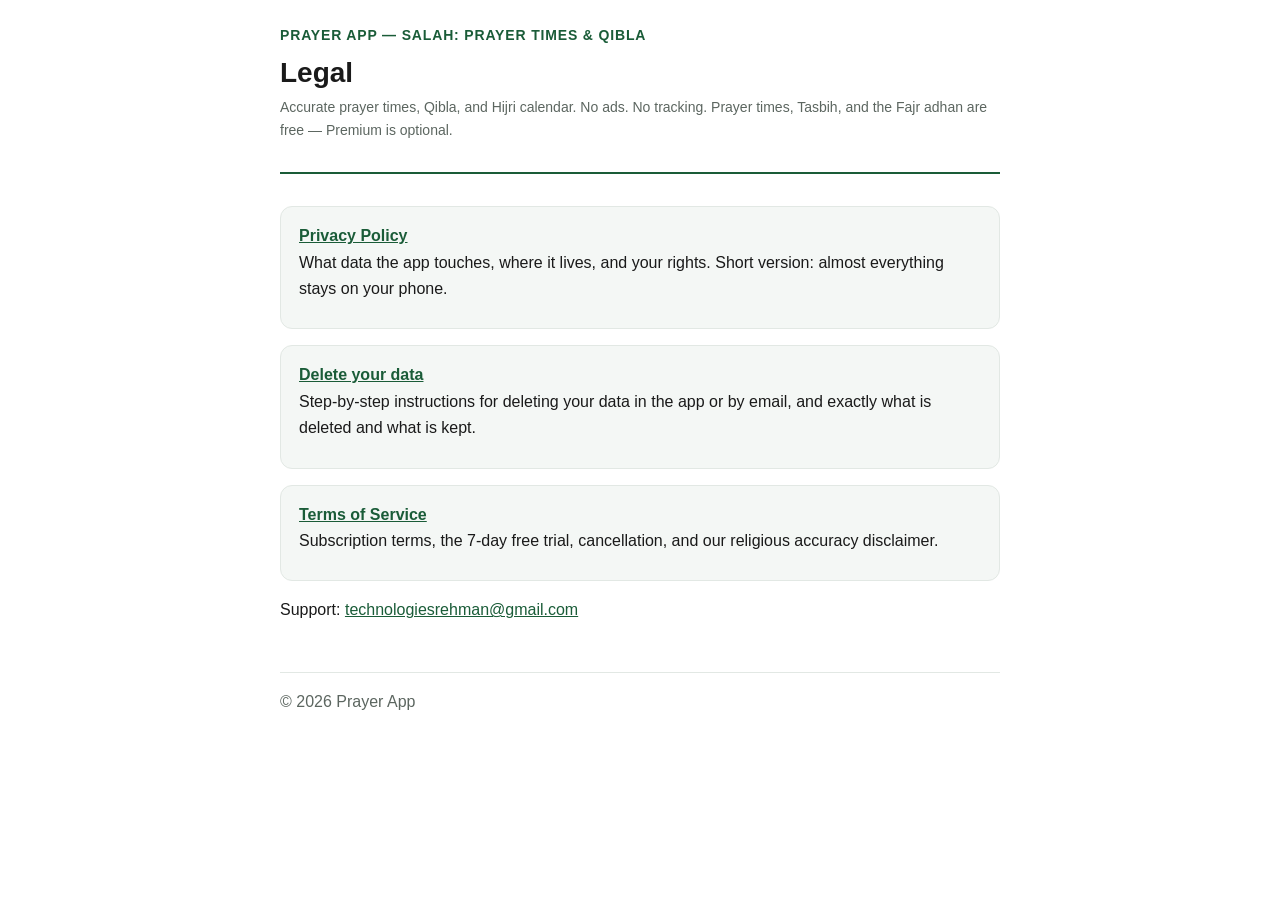
<file: index.html>
<!DOCTYPE html>
<html lang="en">
<head>
<meta charset="utf-8">
<meta name="viewport" content="width=device-width, initial-scale=1">
<title>Prayer App — Legal</title>
<link rel="stylesheet" href="style.css">
</head>
<body>
<header class="site">
  <div class="brand">Prayer App — Salah: Prayer Times &amp; Qibla</div>
  <h1>Legal</h1>
  <p class="updated">Accurate prayer times, Qibla, and Hijri calendar. No ads. No tracking. Prayer times, Tasbih, and the Fajr adhan are free — Premium is optional.</p>
</header>
<main>
  <div class="card">
    <p><a href="privacy.html"><strong>Privacy Policy</strong></a><br>
    What data the app touches, where it lives, and your rights. Short version:
    almost everything stays on your phone.</p>
  </div>
  <div class="card">
    <p><a href="delete-data.html"><strong>Delete your data</strong></a><br>
    Step-by-step instructions for deleting your data in the app or by email,
    and exactly what is deleted and what is kept.</p>
  </div>
  <div class="card">
    <p><a href="terms.html"><strong>Terms of Service</strong></a><br>
    Subscription terms, the 7-day free trial, cancellation, and our religious
    accuracy disclaimer.</p>
  </div>
  <p>Support: <a href="mailto:technologiesrehman@gmail.com">technologiesrehman@gmail.com</a></p>
</main>
<footer>
  <p>© 2026 Prayer App</p>
</footer>
</body>
</html>
</file>
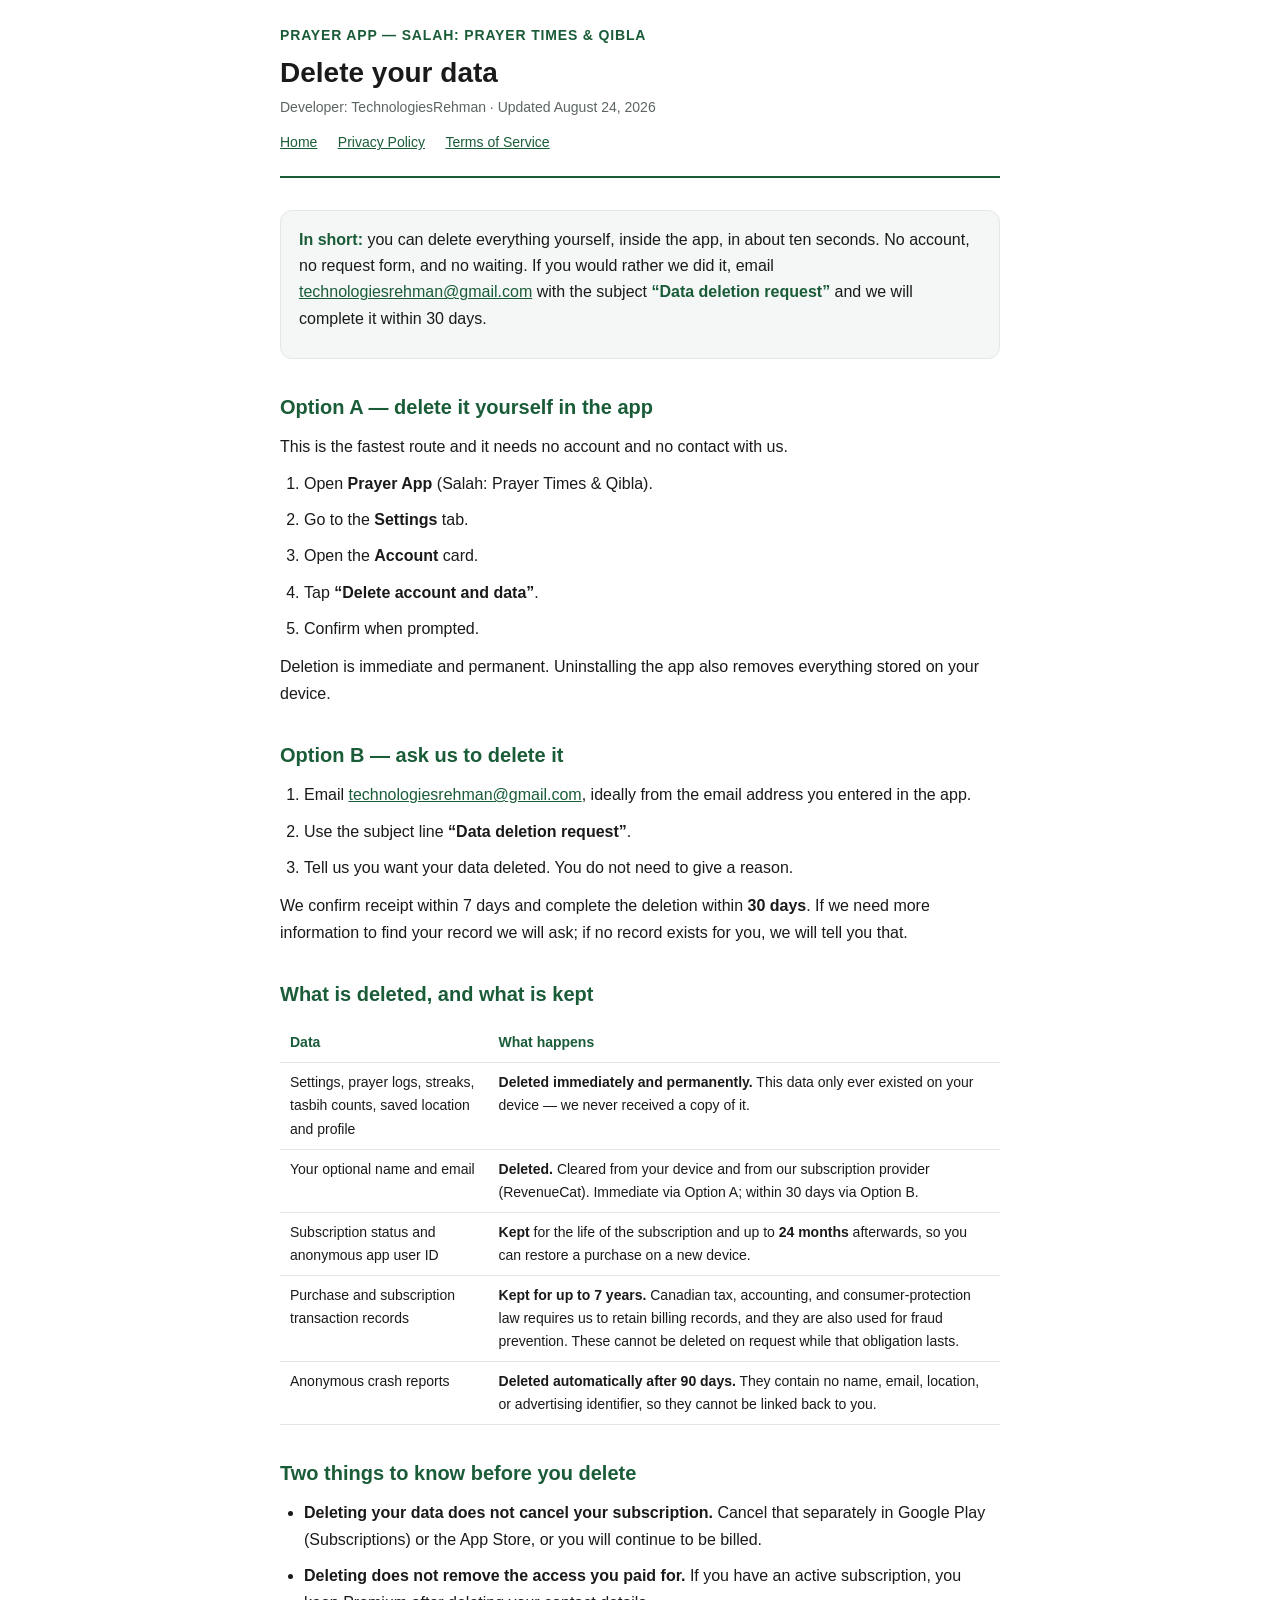
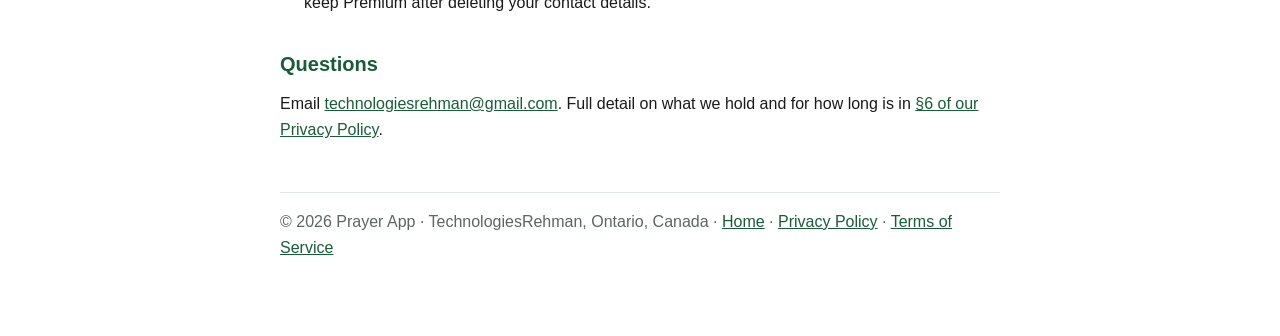
<file: delete-data.html>
<!DOCTYPE html>
<html lang="en">
<head>
<meta charset="utf-8">
<meta name="viewport" content="width=device-width, initial-scale=1">
<title>Delete Your Data — Prayer App</title>
<link rel="stylesheet" href="style.css">
</head>
<body>
<header class="site">
  <div class="brand">Prayer App — Salah: Prayer Times &amp; Qibla</div>
  <h1>Delete your data</h1>
  <p class="updated">Developer: TechnologiesRehman &middot; Updated August 24, 2026</p>
  <nav class="toc"><a href="index.html">Home</a> <a href="privacy.html">Privacy Policy</a> <a href="terms.html">Terms of Service</a></nav>
</header>
<main>

<div class="card">
  <p><strong>In short:</strong> you can delete everything yourself, inside the app,
  in about ten seconds. No account, no request form, and no waiting. If you would
  rather we did it, email
  <a href="mailto:technologiesrehman@gmail.com">technologiesrehman@gmail.com</a>
  with the subject <strong>&ldquo;Data deletion request&rdquo;</strong> and we will
  complete it within 30 days.</p>
</div>

<h2>Option A — delete it yourself in the app</h2>
<p>This is the fastest route and it needs no account and no contact with us.</p>
<ol>
  <li>Open <strong>Prayer App</strong> (Salah: Prayer Times &amp; Qibla).</li>
  <li>Go to the <strong>Settings</strong> tab.</li>
  <li>Open the <strong>Account</strong> card.</li>
  <li>Tap <strong>&ldquo;Delete account and data&rdquo;</strong>.</li>
  <li>Confirm when prompted.</li>
</ol>
<p>Deletion is immediate and permanent. Uninstalling the app also removes
everything stored on your device.</p>

<h2>Option B — ask us to delete it</h2>
<ol>
  <li>Email <a href="mailto:technologiesrehman@gmail.com">technologiesrehman@gmail.com</a>,
  ideally from the email address you entered in the app.</li>
  <li>Use the subject line <strong>&ldquo;Data deletion request&rdquo;</strong>.</li>
  <li>Tell us you want your data deleted. You do not need to give a reason.</li>
</ol>
<p>We confirm receipt within 7 days and complete the deletion within
<strong>30 days</strong>. If we need more information to find your record we
will ask; if no record exists for you, we will tell you that.</p>

<h2>What is deleted, and what is kept</h2>
<table>
  <tr><th>Data</th><th>What happens</th></tr>
  <tr>
    <td>Settings, prayer logs, streaks, tasbih counts, saved location and profile</td>
    <td><strong>Deleted immediately and permanently.</strong> This data only ever
    existed on your device — we never received a copy of it.</td>
  </tr>
  <tr>
    <td>Your optional name and email</td>
    <td><strong>Deleted.</strong> Cleared from your device and from our
    subscription provider (RevenueCat). Immediate via Option A; within 30 days
    via Option B.</td>
  </tr>
  <tr>
    <td>Subscription status and anonymous app user ID</td>
    <td><strong>Kept</strong> for the life of the subscription and up to
    <strong>24 months</strong> afterwards, so you can restore a purchase on a new
    device.</td>
  </tr>
  <tr>
    <td>Purchase and subscription transaction records</td>
    <td><strong>Kept for up to 7 years.</strong> Canadian tax, accounting, and
    consumer-protection law requires us to retain billing records, and they are
    also used for fraud prevention. These cannot be deleted on request while that
    obligation lasts.</td>
  </tr>
  <tr>
    <td>Anonymous crash reports</td>
    <td><strong>Deleted automatically after 90 days.</strong> They contain no
    name, email, location, or advertising identifier, so they cannot be linked
    back to you.</td>
  </tr>
</table>

<h2>Two things to know before you delete</h2>
<ul>
  <li><strong>Deleting your data does not cancel your subscription.</strong>
  Cancel that separately in Google Play (Subscriptions) or the App Store, or you
  will continue to be billed.</li>
  <li><strong>Deleting does not remove the access you paid for.</strong> If you
  have an active subscription, you keep Premium after deleting your contact
  details.</li>
</ul>

<h2>Questions</h2>
<p>Email <a href="mailto:technologiesrehman@gmail.com">technologiesrehman@gmail.com</a>.
Full detail on what we hold and for how long is in
<a href="privacy.html#retention">&sect;6 of our Privacy Policy</a>.</p>

</main>
<footer>
  <p>© 2026 Prayer App · TechnologiesRehman, Ontario, Canada ·
  <a href="index.html">Home</a> · <a href="privacy.html">Privacy Policy</a> ·
  <a href="terms.html">Terms of Service</a></p>
</footer>
</body>
</html>
</file>
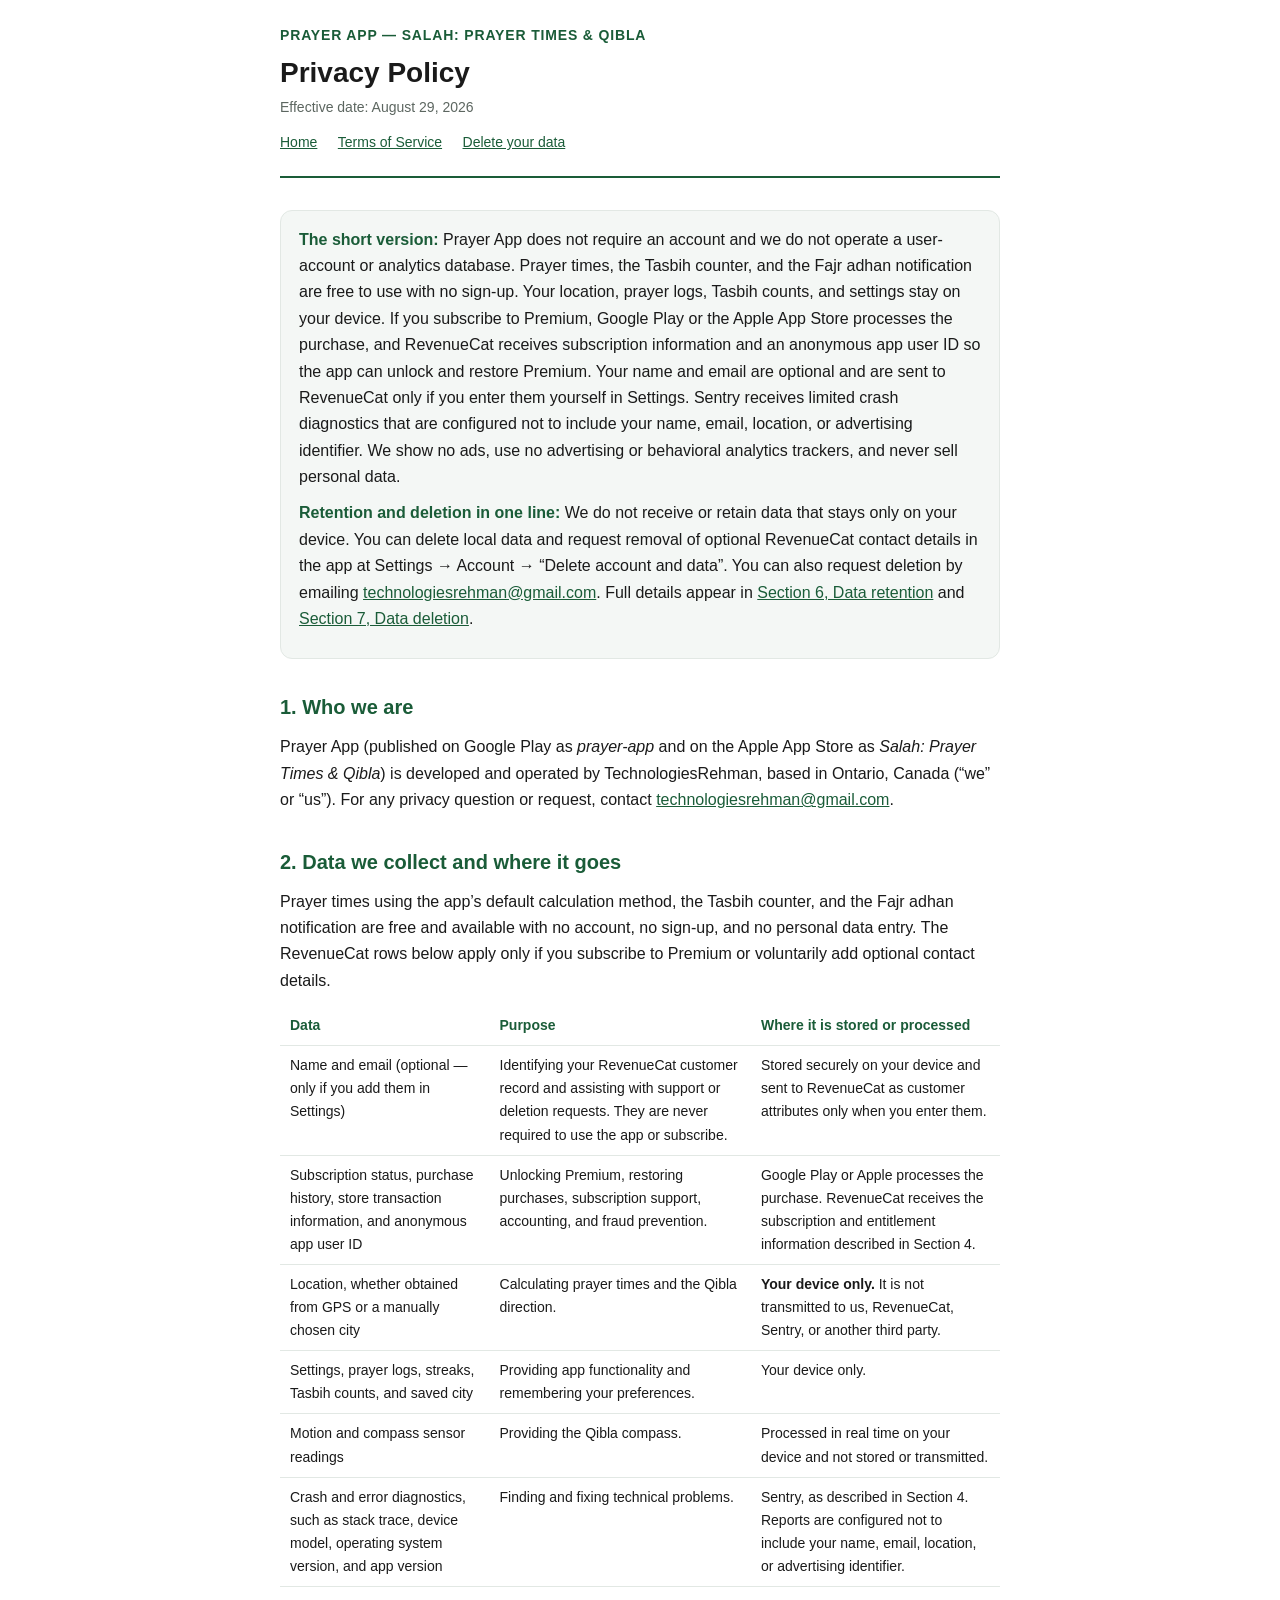
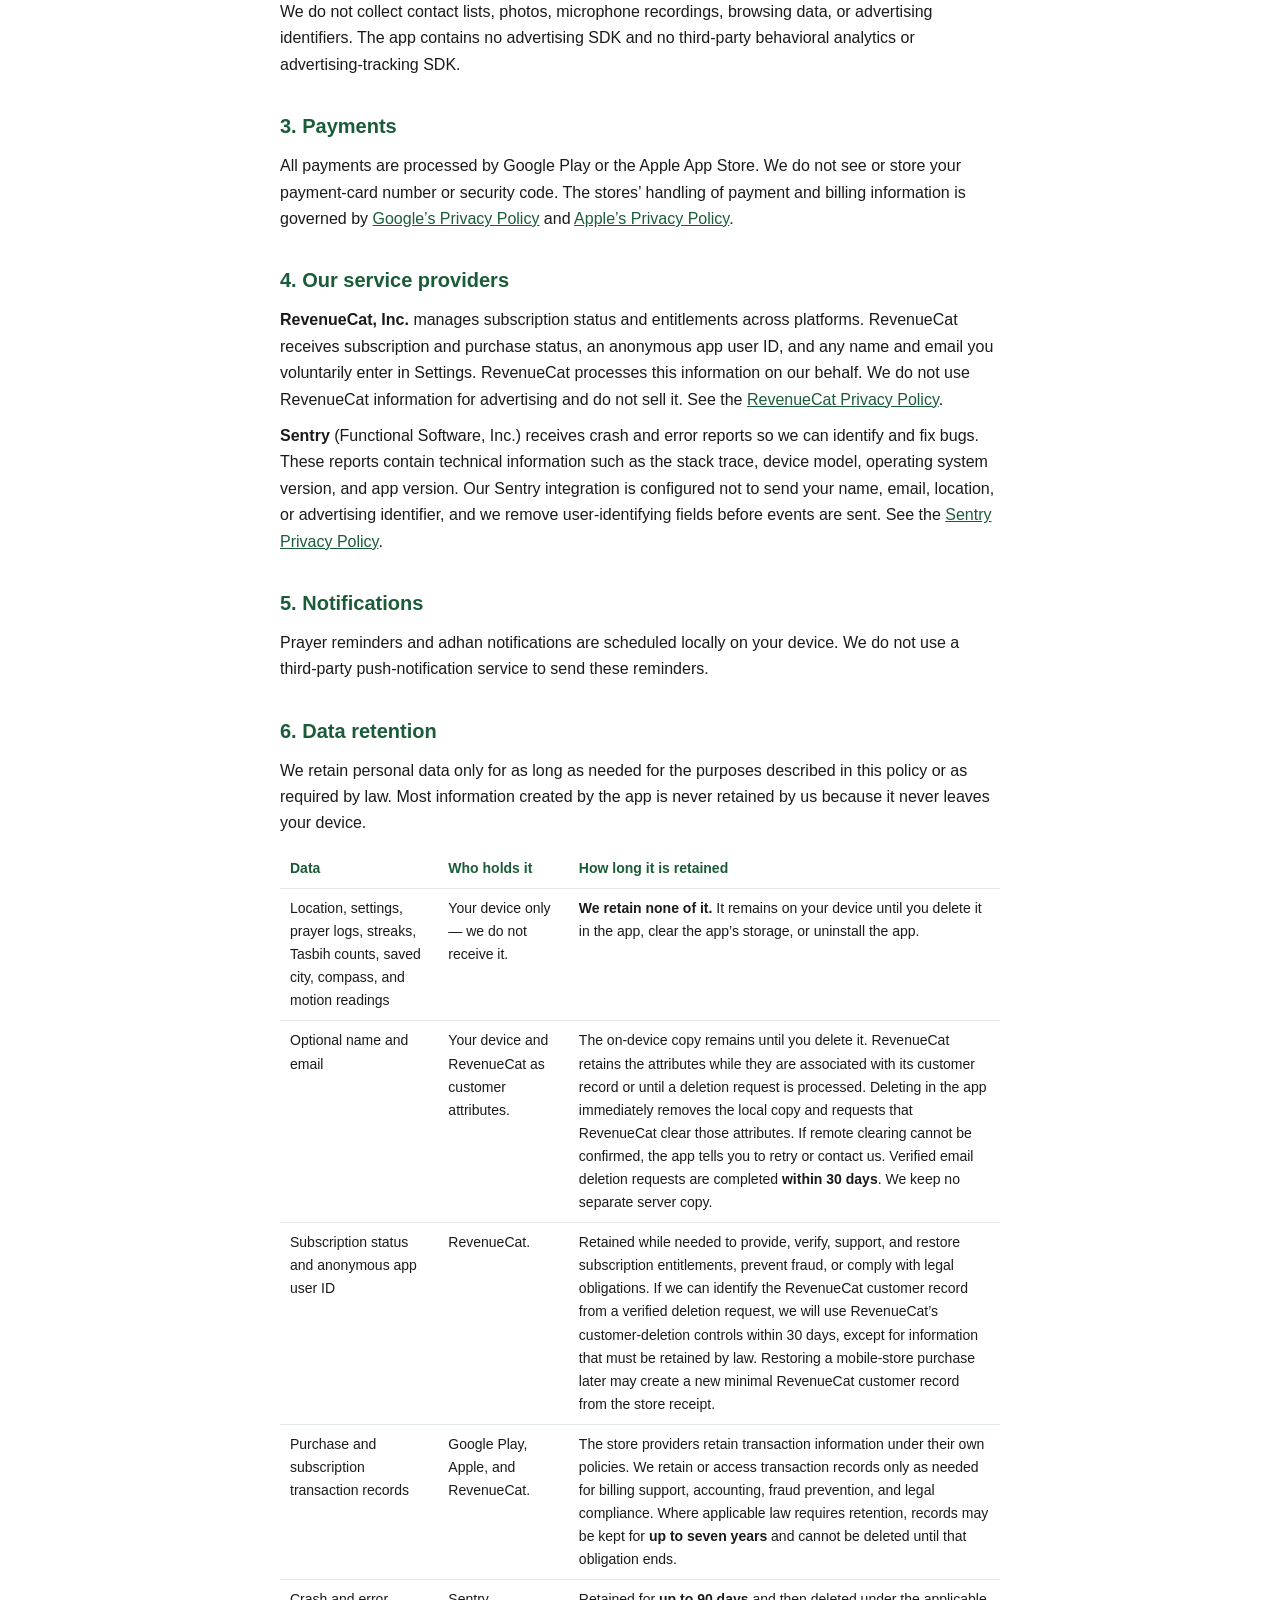
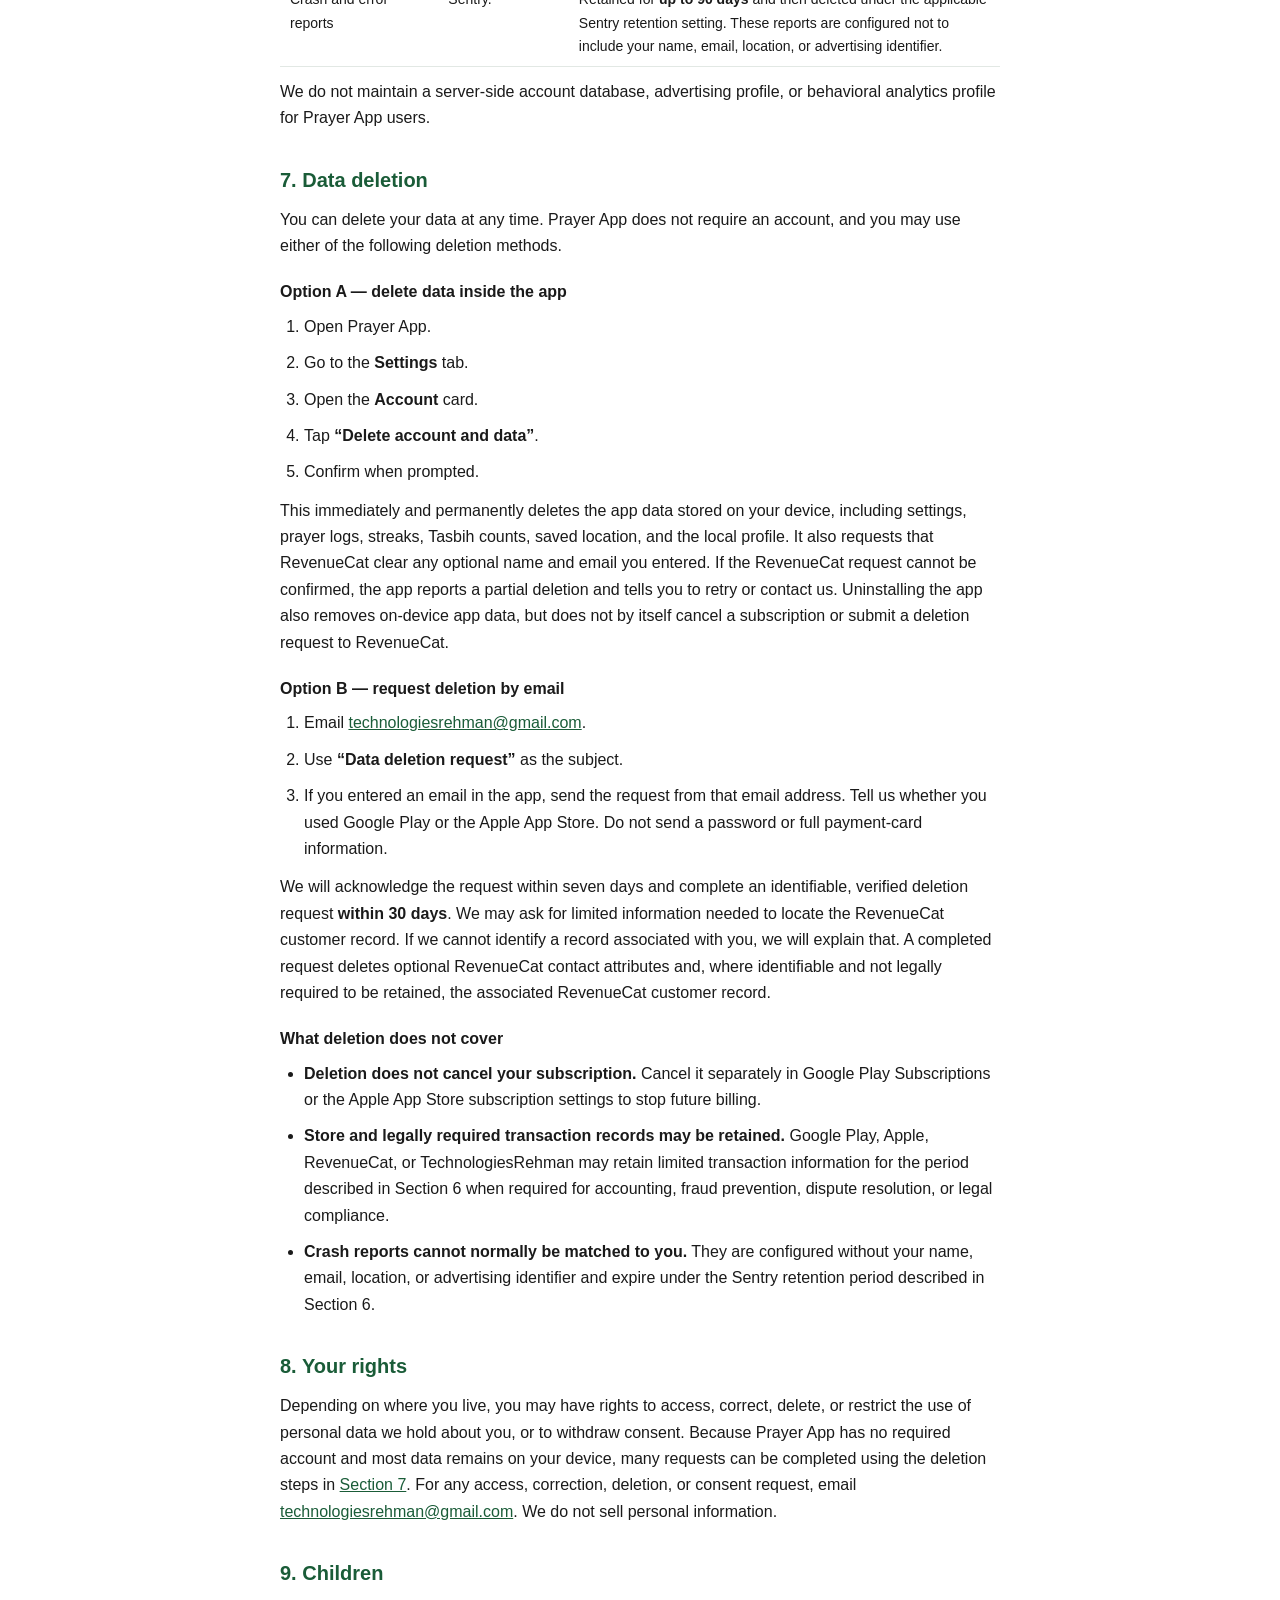
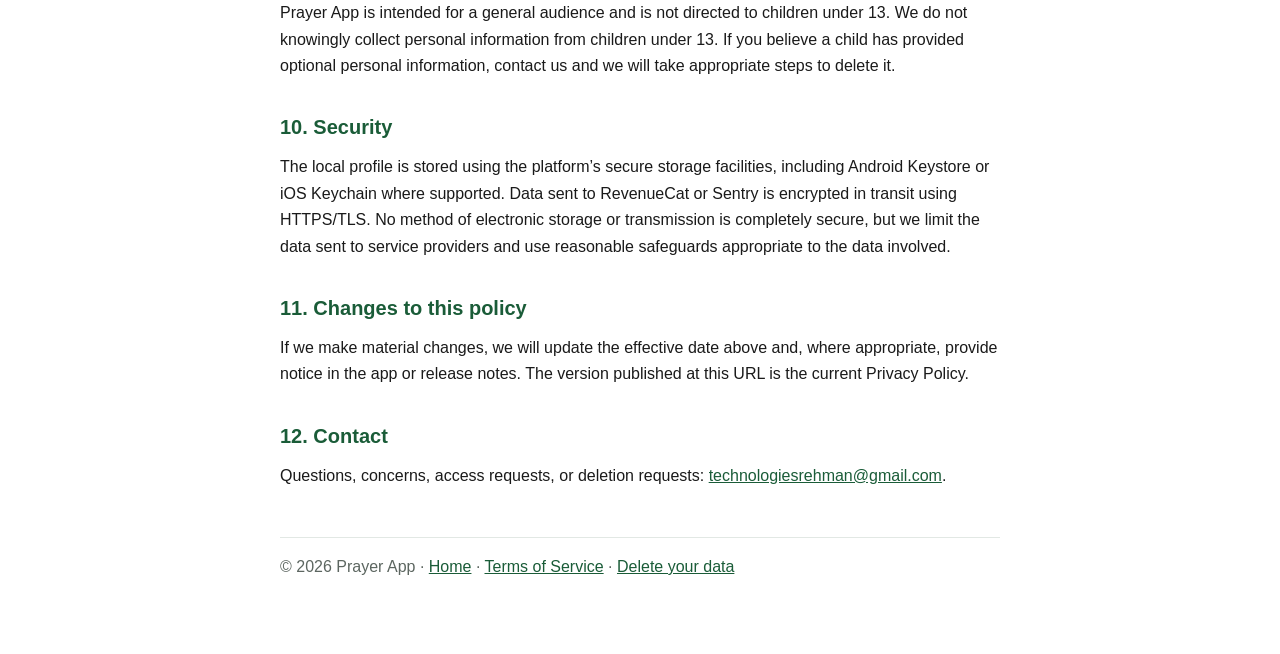
<file: privacy.html>
<!DOCTYPE html>
<html lang="en">
<head>
<meta charset="utf-8">
<meta name="viewport" content="width=device-width, initial-scale=1">
<title>Privacy Policy — Prayer App</title>
<link rel="stylesheet" href="style.css">
</head>
<body>
<header class="site">
  <div class="brand">Prayer App — Salah: Prayer Times &amp; Qibla</div>
  <h1>Privacy Policy</h1>
  <p class="updated">Effective date: August 29, 2026</p>
  <nav class="toc"><a href="index.html">Home</a> <a href="terms.html">Terms of Service</a> <a href="delete-data.html">Delete your data</a></nav>
</header>
<main>

<div class="card">
  <p><strong>The short version:</strong> Prayer App does not require an account and
  we do not operate a user-account or analytics database. Prayer times, the Tasbih
  counter, and the Fajr adhan notification are free to use with no sign-up. Your
  location, prayer logs, Tasbih counts, and settings stay on your device. If you
  subscribe to Premium, Google Play or the Apple App Store processes the purchase,
  and RevenueCat receives subscription information and an anonymous app user ID so
  the app can unlock and restore Premium. Your name and email are optional and are
  sent to RevenueCat only if you enter them yourself in Settings. Sentry receives
  limited crash diagnostics that are configured not to include your name, email,
  location, or advertising identifier. We show no ads, use no advertising or
  behavioral analytics trackers, and never sell personal data.</p>

  <p><strong>Retention and deletion in one line:</strong> We do not receive or
  retain data that stays only on your device. You can delete local data and request
  removal of optional RevenueCat contact details in the app at Settings &rarr;
  Account &rarr; &ldquo;Delete account and data&rdquo;. You can also request
  deletion by emailing
  <a href="mailto:technologiesrehman@gmail.com">technologiesrehman@gmail.com</a>.
  Full details appear in <a href="#retention">Section 6, Data retention</a> and
  <a href="#deletion">Section 7, Data deletion</a>.</p>
</div>

<h2>1. Who we are</h2>
<p>Prayer App (published on Google Play as <em>prayer-app</em> and on the Apple App
Store as <em>Salah: Prayer Times &amp; Qibla</em>) is developed and operated by
TechnologiesRehman, based in Ontario, Canada (&ldquo;we&rdquo; or &ldquo;us&rdquo;).
For any privacy question or request, contact
<a href="mailto:technologiesrehman@gmail.com">technologiesrehman@gmail.com</a>.</p>

<h2>2. Data we collect and where it goes</h2>
<p>Prayer times using the app&rsquo;s default calculation method, the Tasbih
counter, and the Fajr adhan notification are free and available with no account, no
sign-up, and no personal data entry. The RevenueCat rows below apply only if you
subscribe to Premium or voluntarily add optional contact details.</p>
<table>
  <tr><th>Data</th><th>Purpose</th><th>Where it is stored or processed</th></tr>
  <tr>
    <td>Name and email (optional &mdash; only if you add them in Settings)</td>
    <td>Identifying your RevenueCat customer record and assisting with support or
    deletion requests. They are never required to use the app or subscribe.</td>
    <td>Stored securely on your device and sent to RevenueCat as customer
    attributes only when you enter them.</td>
  </tr>
  <tr>
    <td>Subscription status, purchase history, store transaction information, and
    anonymous app user ID</td>
    <td>Unlocking Premium, restoring purchases, subscription support, accounting,
    and fraud prevention.</td>
    <td>Google Play or Apple processes the purchase. RevenueCat receives the
    subscription and entitlement information described in Section 4.</td>
  </tr>
  <tr>
    <td>Location, whether obtained from GPS or a manually chosen city</td>
    <td>Calculating prayer times and the Qibla direction.</td>
    <td><strong>Your device only.</strong> It is not transmitted to us, RevenueCat,
    Sentry, or another third party.</td>
  </tr>
  <tr>
    <td>Settings, prayer logs, streaks, Tasbih counts, and saved city</td>
    <td>Providing app functionality and remembering your preferences.</td>
    <td>Your device only.</td>
  </tr>
  <tr>
    <td>Motion and compass sensor readings</td>
    <td>Providing the Qibla compass.</td>
    <td>Processed in real time on your device and not stored or transmitted.</td>
  </tr>
  <tr>
    <td>Crash and error diagnostics, such as stack trace, device model, operating
    system version, and app version</td>
    <td>Finding and fixing technical problems.</td>
    <td>Sentry, as described in Section 4. Reports are configured not to include
    your name, email, location, or advertising identifier.</td>
  </tr>
</table>
<p>We do not collect contact lists, photos, microphone recordings, browsing data,
or advertising identifiers. The app contains no advertising SDK and no third-party
behavioral analytics or advertising-tracking SDK.</p>

<h2>3. Payments</h2>
<p>All payments are processed by Google Play or the Apple App Store. We do not see
or store your payment-card number or security code. The stores&rsquo; handling of
payment and billing information is governed by
<a href="https://policies.google.com/privacy">Google&rsquo;s Privacy Policy</a> and
<a href="https://www.apple.com/legal/privacy/">Apple&rsquo;s Privacy Policy</a>.</p>

<h2>4. Our service providers</h2>
<p><strong>RevenueCat, Inc.</strong> manages subscription status and entitlements
across platforms. RevenueCat receives subscription and purchase status, an anonymous
app user ID, and any name and email you voluntarily enter in Settings. RevenueCat
processes this information on our behalf. We do not use RevenueCat information for
advertising and do not sell it. See the
<a href="https://www.revenuecat.com/privacy">RevenueCat Privacy Policy</a>.</p>
<p><strong>Sentry</strong> (Functional Software, Inc.) receives crash and error
reports so we can identify and fix bugs. These reports contain technical information
such as the stack trace, device model, operating system version, and app version.
Our Sentry integration is configured not to send your name, email, location, or
advertising identifier, and we remove user-identifying fields before events are
sent. See the <a href="https://sentry.io/privacy/">Sentry Privacy Policy</a>.</p>

<h2>5. Notifications</h2>
<p>Prayer reminders and adhan notifications are scheduled locally on your device.
We do not use a third-party push-notification service to send these reminders.</p>

<h2 id="retention">6. Data retention</h2>
<p>We retain personal data only for as long as needed for the purposes described in
this policy or as required by law. Most information created by the app is never
retained by us because it never leaves your device.</p>
<table>
  <tr><th>Data</th><th>Who holds it</th><th>How long it is retained</th></tr>
  <tr>
    <td>Location, settings, prayer logs, streaks, Tasbih counts, saved city,
    compass, and motion readings</td>
    <td>Your device only &mdash; we do not receive it.</td>
    <td><strong>We retain none of it.</strong> It remains on your device until you
    delete it in the app, clear the app&rsquo;s storage, or uninstall the app.</td>
  </tr>
  <tr>
    <td>Optional name and email</td>
    <td>Your device and RevenueCat as customer attributes.</td>
    <td>The on-device copy remains until you delete it. RevenueCat retains the
    attributes while they are associated with its customer record or until a
    deletion request is processed. Deleting in the app immediately removes the local
    copy and requests that RevenueCat clear those attributes. If remote clearing
    cannot be confirmed, the app tells you to retry or contact us. Verified email
    deletion requests are completed <strong>within 30 days</strong>. We keep no
    separate server copy.</td>
  </tr>
  <tr>
    <td>Subscription status and anonymous app user ID</td>
    <td>RevenueCat.</td>
    <td>Retained while needed to provide, verify, support, and restore subscription
    entitlements, prevent fraud, or comply with legal obligations. If we can
    identify the RevenueCat customer record from a verified deletion request, we
    will use RevenueCat&rsquo;s customer-deletion controls within 30 days, except
    for information that must be retained by law. Restoring a mobile-store purchase
    later may create a new minimal RevenueCat customer record from the store
    receipt.</td>
  </tr>
  <tr>
    <td>Purchase and subscription transaction records</td>
    <td>Google Play, Apple, and RevenueCat.</td>
    <td>The store providers retain transaction information under their own policies.
    We retain or access transaction records only as needed for billing support,
    accounting, fraud prevention, and legal compliance. Where applicable law requires
    retention, records may be kept for <strong>up to seven years</strong> and cannot
    be deleted until that obligation ends.</td>
  </tr>
  <tr>
    <td>Crash and error reports</td>
    <td>Sentry.</td>
    <td>Retained for <strong>up to 90 days</strong> and then deleted under the
    applicable Sentry retention setting. These reports are configured not to include
    your name, email, location, or advertising identifier.</td>
  </tr>
</table>
<p>We do not maintain a server-side account database, advertising profile, or
behavioral analytics profile for Prayer App users.</p>

<h2 id="deletion">7. Data deletion</h2>
<p>You can delete your data at any time. Prayer App does not require an account, and
you may use either of the following deletion methods.</p>

<h3>Option A &mdash; delete data inside the app</h3>
<ol>
  <li>Open Prayer App.</li>
  <li>Go to the <strong>Settings</strong> tab.</li>
  <li>Open the <strong>Account</strong> card.</li>
  <li>Tap <strong>&ldquo;Delete account and data&rdquo;</strong>.</li>
  <li>Confirm when prompted.</li>
</ol>
<p>This immediately and permanently deletes the app data stored on your device,
including settings, prayer logs, streaks, Tasbih counts, saved location, and the
local profile. It also requests that RevenueCat clear any optional name and email
you entered. If the RevenueCat request cannot be confirmed, the app reports a
partial deletion and tells you to retry or contact us. Uninstalling the app also
removes on-device app data, but does not by itself cancel a subscription or submit
a deletion request to RevenueCat.</p>

<h3>Option B &mdash; request deletion by email</h3>
<ol>
  <li>Email <a href="mailto:technologiesrehman@gmail.com">technologiesrehman@gmail.com</a>.</li>
  <li>Use <strong>&ldquo;Data deletion request&rdquo;</strong> as the subject.</li>
  <li>If you entered an email in the app, send the request from that email address.
  Tell us whether you used Google Play or the Apple App Store. Do not send a
  password or full payment-card information.</li>
</ol>
<p>We will acknowledge the request within seven days and complete an identifiable,
verified deletion request <strong>within 30 days</strong>. We may ask for limited
information needed to locate the RevenueCat customer record. If we cannot identify a
record associated with you, we will explain that. A completed request deletes
optional RevenueCat contact attributes and, where identifiable and not legally
required to be retained, the associated RevenueCat customer record.</p>

<h3>What deletion does not cover</h3>
<ul>
  <li><strong>Deletion does not cancel your subscription.</strong> Cancel it
  separately in Google Play Subscriptions or the Apple App Store subscription
  settings to stop future billing.</li>
  <li><strong>Store and legally required transaction records may be retained.</strong>
  Google Play, Apple, RevenueCat, or TechnologiesRehman may retain limited
  transaction information for the period described in Section 6 when required for
  accounting, fraud prevention, dispute resolution, or legal compliance.</li>
  <li><strong>Crash reports cannot normally be matched to you.</strong> They are
  configured without your name, email, location, or advertising identifier and
  expire under the Sentry retention period described in Section 6.</li>
</ul>

<h2>8. Your rights</h2>
<p>Depending on where you live, you may have rights to access, correct, delete, or
restrict the use of personal data we hold about you, or to withdraw consent. Because
Prayer App has no required account and most data remains on your device, many
requests can be completed using the deletion steps in
<a href="#deletion">Section 7</a>. For any access, correction, deletion, or consent
request, email
<a href="mailto:technologiesrehman@gmail.com">technologiesrehman@gmail.com</a>. We do
not sell personal information.</p>

<h2>9. Children</h2>
<p>Prayer App is intended for a general audience and is not directed to children
under 13. We do not knowingly collect personal information from children under 13.
If you believe a child has provided optional personal information, contact us and we
will take appropriate steps to delete it.</p>

<h2>10. Security</h2>
<p>The local profile is stored using the platform&rsquo;s secure storage facilities,
including Android Keystore or iOS Keychain where supported. Data sent to RevenueCat
or Sentry is encrypted in transit using HTTPS/TLS. No method of electronic storage
or transmission is completely secure, but we limit the data sent to service providers
and use reasonable safeguards appropriate to the data involved.</p>

<h2>11. Changes to this policy</h2>
<p>If we make material changes, we will update the effective date above and, where
appropriate, provide notice in the app or release notes. The version published at
this URL is the current Privacy Policy.</p>

<h2>12. Contact</h2>
<p>Questions, concerns, access requests, or deletion requests:
<a href="mailto:technologiesrehman@gmail.com">technologiesrehman@gmail.com</a>.</p>

</main>
<footer>
  <p>© 2026 Prayer App · <a href="index.html">Home</a> ·
  <a href="terms.html">Terms of Service</a> ·
  <a href="delete-data.html">Delete your data</a></p>
</footer>
</body>
</html>
</file>
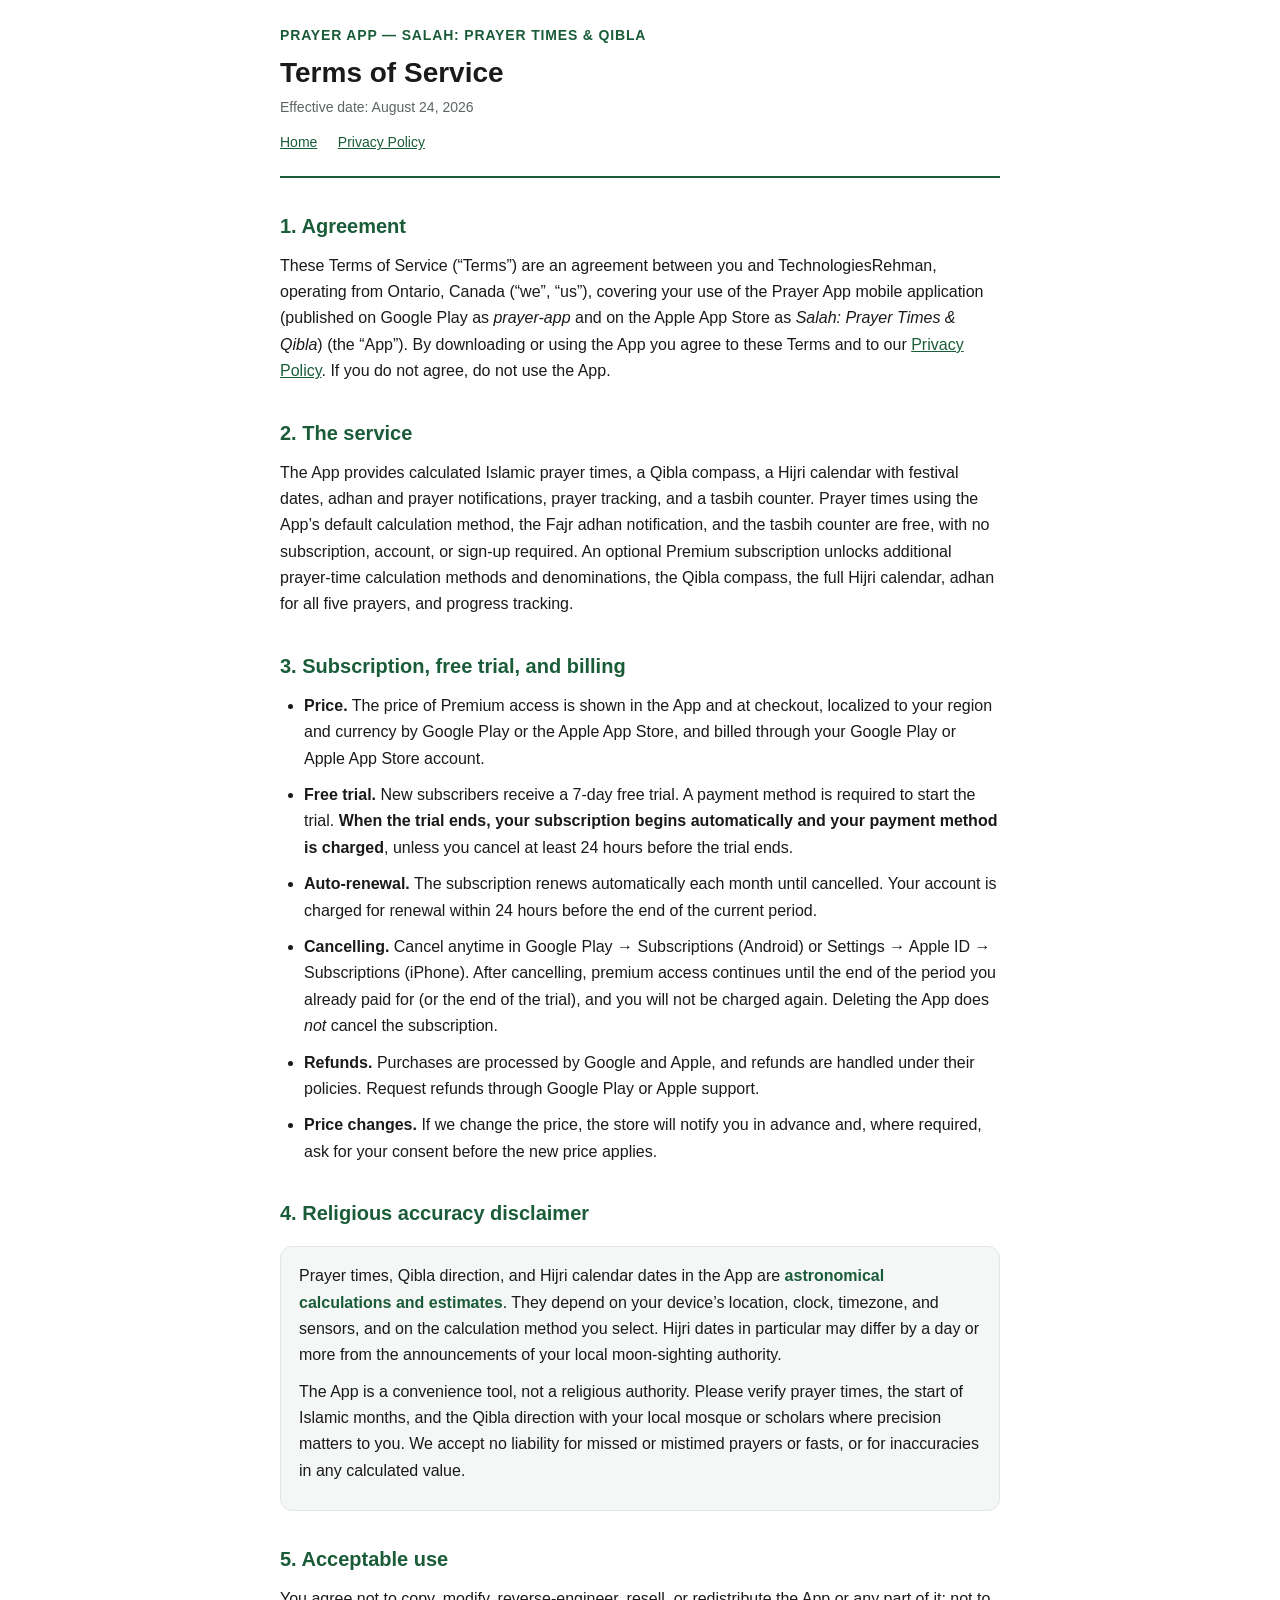
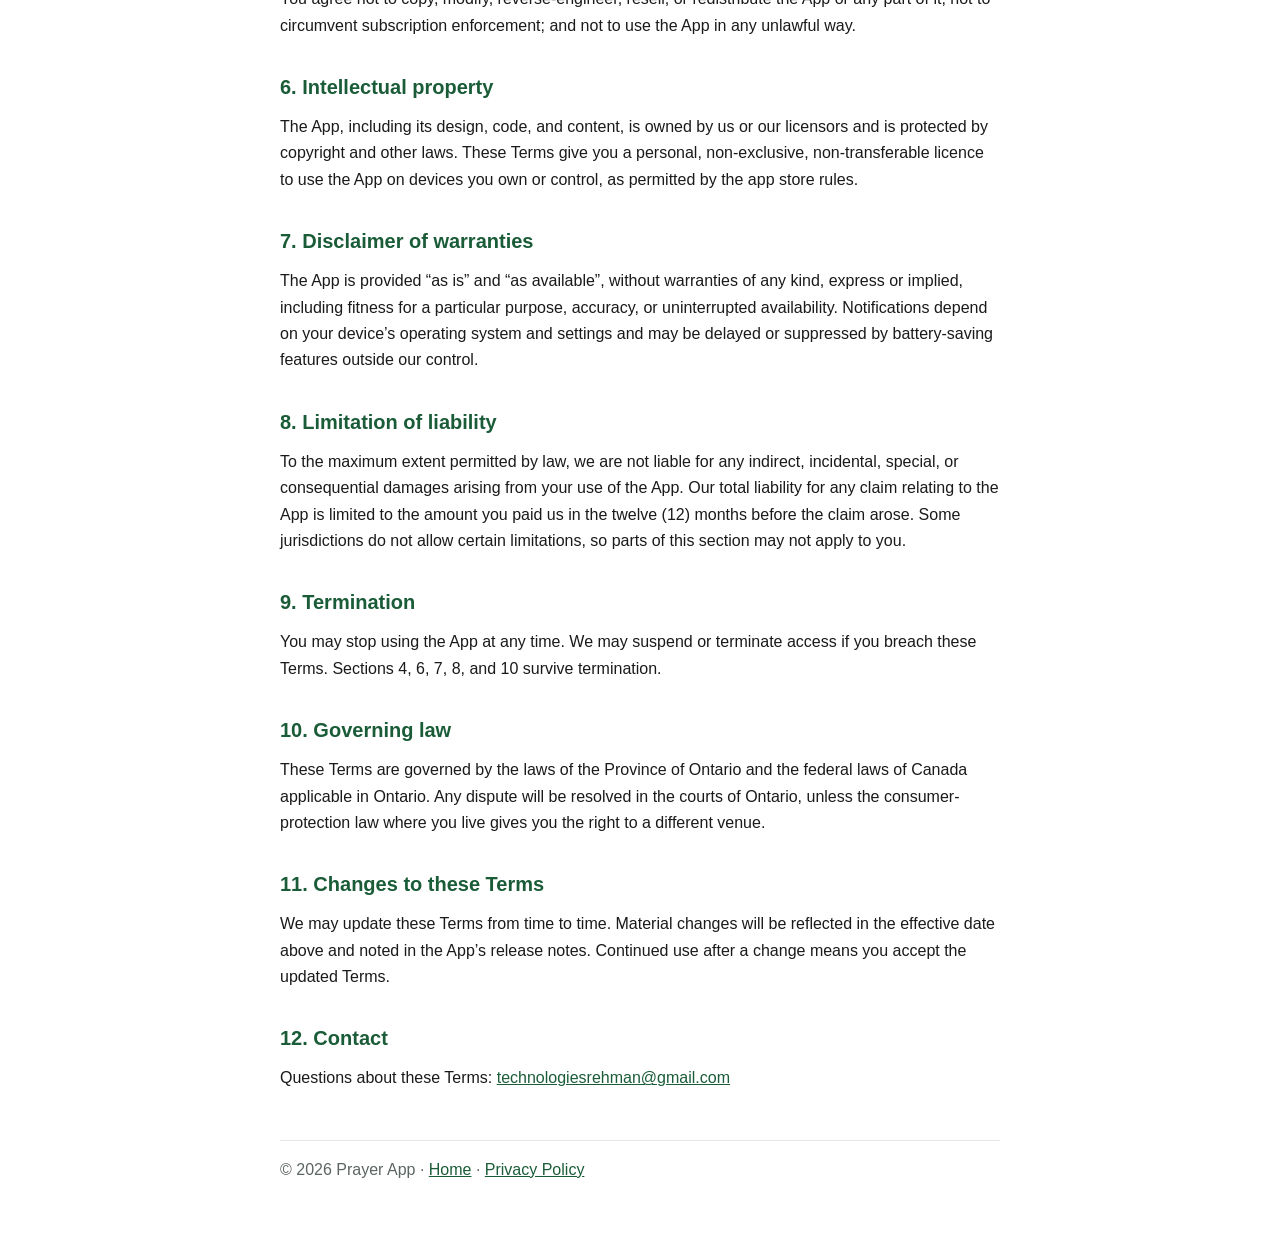
<file: terms.html>
<!DOCTYPE html>
<html lang="en">
<head>
<meta charset="utf-8">
<meta name="viewport" content="width=device-width, initial-scale=1">
<title>Terms of Service — Prayer App</title>
<link rel="stylesheet" href="style.css">
</head>
<body>
<header class="site">
  <div class="brand">Prayer App — Salah: Prayer Times &amp; Qibla</div>
  <h1>Terms of Service</h1>
  <p class="updated">Effective date: August 24, 2026</p>
  <nav class="toc"><a href="index.html">Home</a> <a href="privacy.html">Privacy Policy</a></nav>
</header>
<main>

<h2>1. Agreement</h2>
<p>These Terms of Service (&ldquo;Terms&rdquo;) are an agreement between you and
TechnologiesRehman, operating from Ontario, Canada (&ldquo;we&rdquo;,
&ldquo;us&rdquo;), covering your use of the Prayer App mobile application
(published on Google Play as <em>prayer-app</em> and on the Apple App Store as
<em>Salah: Prayer Times &amp; Qibla</em>) (the &ldquo;App&rdquo;). By
downloading or using the App you agree to these Terms and to our
<a href="privacy.html">Privacy Policy</a>. If you do not agree, do not use the
App.</p>

<h2>2. The service</h2>
<p>The App provides calculated Islamic prayer times, a Qibla compass, a Hijri
calendar with festival dates, adhan and prayer notifications, prayer tracking,
and a tasbih counter. Prayer times using the App&rsquo;s default calculation
method, the Fajr adhan notification, and the tasbih counter are free, with no
subscription, account, or sign-up required. An optional Premium subscription
unlocks additional prayer-time calculation methods and denominations, the
Qibla compass, the full Hijri calendar, adhan for all five prayers, and
progress tracking.</p>

<h2>3. Subscription, free trial, and billing</h2>
<ul>
  <li><strong>Price.</strong> The price of Premium access is shown in the App
  and at checkout, localized to your region and currency by Google Play or the
  Apple App Store, and billed through your Google Play or Apple App Store
  account.</li>
  <li><strong>Free trial.</strong> New subscribers receive a 7-day free trial. A
  payment method is required to start the trial. <strong>When the trial ends,
  your subscription begins automatically and your payment method is charged</strong>,
  unless you cancel at least 24 hours before the trial ends.</li>
  <li><strong>Auto-renewal.</strong> The subscription renews automatically each
  month until cancelled. Your account is charged for renewal within 24 hours
  before the end of the current period.</li>
  <li><strong>Cancelling.</strong> Cancel anytime in Google Play →
  Subscriptions (Android) or Settings → Apple ID → Subscriptions (iPhone).
  After cancelling, premium access continues until the end of the period you
  already paid for (or the end of the trial), and you will not be charged
  again. Deleting the App does <em>not</em> cancel the subscription.</li>
  <li><strong>Refunds.</strong> Purchases are processed by Google and Apple, and
  refunds are handled under their policies. Request refunds through Google
  Play or Apple support.</li>
  <li><strong>Price changes.</strong> If we change the price, the store will
  notify you in advance and, where required, ask for your consent before the
  new price applies.</li>
</ul>

<h2>4. Religious accuracy disclaimer</h2>
<div class="card">
<p>Prayer times, Qibla direction, and Hijri calendar dates in the App are
<strong>astronomical calculations and estimates</strong>. They depend on your
device&rsquo;s location, clock, timezone, and sensors, and on the calculation
method you select. Hijri dates in particular may differ by a day or more from
the announcements of your local moon-sighting authority.</p>
<p>The App is a convenience tool, not a religious authority. Please verify
prayer times, the start of Islamic months, and the Qibla direction with your
local mosque or scholars where precision matters to you. We accept no
liability for missed or mistimed prayers or fasts, or for inaccuracies in any
calculated value.</p>
</div>

<h2>5. Acceptable use</h2>
<p>You agree not to copy, modify, reverse-engineer, resell, or redistribute
the App or any part of it; not to circumvent subscription enforcement; and not
to use the App in any unlawful way.</p>

<h2>6. Intellectual property</h2>
<p>The App, including its design, code, and content, is owned by us or our
licensors and is protected by copyright and other laws. These Terms give you a
personal, non-exclusive, non-transferable licence to use the App on devices
you own or control, as permitted by the app store rules.</p>

<h2>7. Disclaimer of warranties</h2>
<p>The App is provided &ldquo;as is&rdquo; and &ldquo;as available&rdquo;,
without warranties of any kind, express or implied, including fitness for a
particular purpose, accuracy, or uninterrupted availability. Notifications
depend on your device&rsquo;s operating system and settings and may be
delayed or suppressed by battery-saving features outside our control.</p>

<h2>8. Limitation of liability</h2>
<p>To the maximum extent permitted by law, we are not liable for any indirect,
incidental, special, or consequential damages arising from your use of the
App. Our total liability for any claim relating to the App is limited to the
amount you paid us in the twelve (12) months before the claim arose. Some
jurisdictions do not allow certain limitations, so parts of this section may
not apply to you.</p>

<h2>9. Termination</h2>
<p>You may stop using the App at any time. We may suspend or terminate access
if you breach these Terms. Sections 4, 6, 7, 8, and 10 survive termination.</p>

<h2>10. Governing law</h2>
<p>These Terms are governed by the laws of the Province of Ontario and the
federal laws of Canada applicable in Ontario. Any dispute will be resolved in
the courts of Ontario, unless the consumer-protection law where you live gives
you the right to a different venue.</p>

<h2>11. Changes to these Terms</h2>
<p>We may update these Terms from time to time. Material changes will be
reflected in the effective date above and noted in the App&rsquo;s release
notes. Continued use after a change means you accept the updated Terms.</p>

<h2>12. Contact</h2>
<p>Questions about these Terms:
<a href="mailto:technologiesrehman@gmail.com">technologiesrehman@gmail.com</a></p>

</main>
<footer>
  <p>© 2026 Prayer App · <a href="index.html">Home</a> · <a href="privacy.html">Privacy Policy</a></p>
</footer>
</body>
</html>
</file>
<file: style.css>
:root {
  --bg: #ffffff;
  --text: #1a1a1a;
  --text-secondary: #5c6660;
  --accent: #1A5C38;
  --card: #f4f7f5;
  --border: #e2e8e4;
}
@media (prefers-color-scheme: dark) {
  :root {
    --bg: #121614;
    --text: #eef2ef;
    --text-secondary: #9aa8a0;
    --accent: #4caf7d;
    --card: #1c211e;
    --border: #2a322d;
  }
}
* { box-sizing: border-box; margin: 0; padding: 0; }
body {
  font-family: -apple-system, BlinkMacSystemFont, "Segoe UI", Roboto, Helvetica, Arial, sans-serif;
  background: var(--bg);
  color: var(--text);
  line-height: 1.65;
  padding: 24px 16px 64px;
}
main { max-width: 720px; margin: 0 auto; }
header.site {
  max-width: 720px; margin: 0 auto 32px;
  padding-bottom: 20px; border-bottom: 2px solid var(--accent);
}
header.site .brand { font-size: 14px; font-weight: 600; color: var(--accent); letter-spacing: 0.06em; text-transform: uppercase; }
h1 { font-size: 28px; margin-top: 8px; line-height: 1.25; }
.updated { color: var(--text-secondary); font-size: 14px; margin-top: 6px; }
h2 { font-size: 20px; margin: 32px 0 10px; color: var(--accent); }
h3 { font-size: 16px; margin: 20px 0 8px; }
p, li { font-size: 16px; margin-bottom: 10px; }
ul, ol { padding-left: 24px; margin-bottom: 12px; }
a { color: var(--accent); }
.card {
  background: var(--card); border: 1px solid var(--border);
  border-radius: 12px; padding: 16px 18px; margin: 16px 0;
}
.card strong { color: var(--accent); }
footer {
  max-width: 720px; margin: 48px auto 0; padding-top: 16px;
  border-top: 1px solid var(--border);
  color: var(--text-secondary); font-size: 13px;
}
nav.toc a { display: inline-block; margin-right: 16px; font-size: 14px; }
table { width: 100%; border-collapse: collapse; margin: 12px 0; font-size: 14px; }
th, td { text-align: left; padding: 8px 10px; border-bottom: 1px solid var(--border); vertical-align: top; }
th { color: var(--accent); }
</file>
